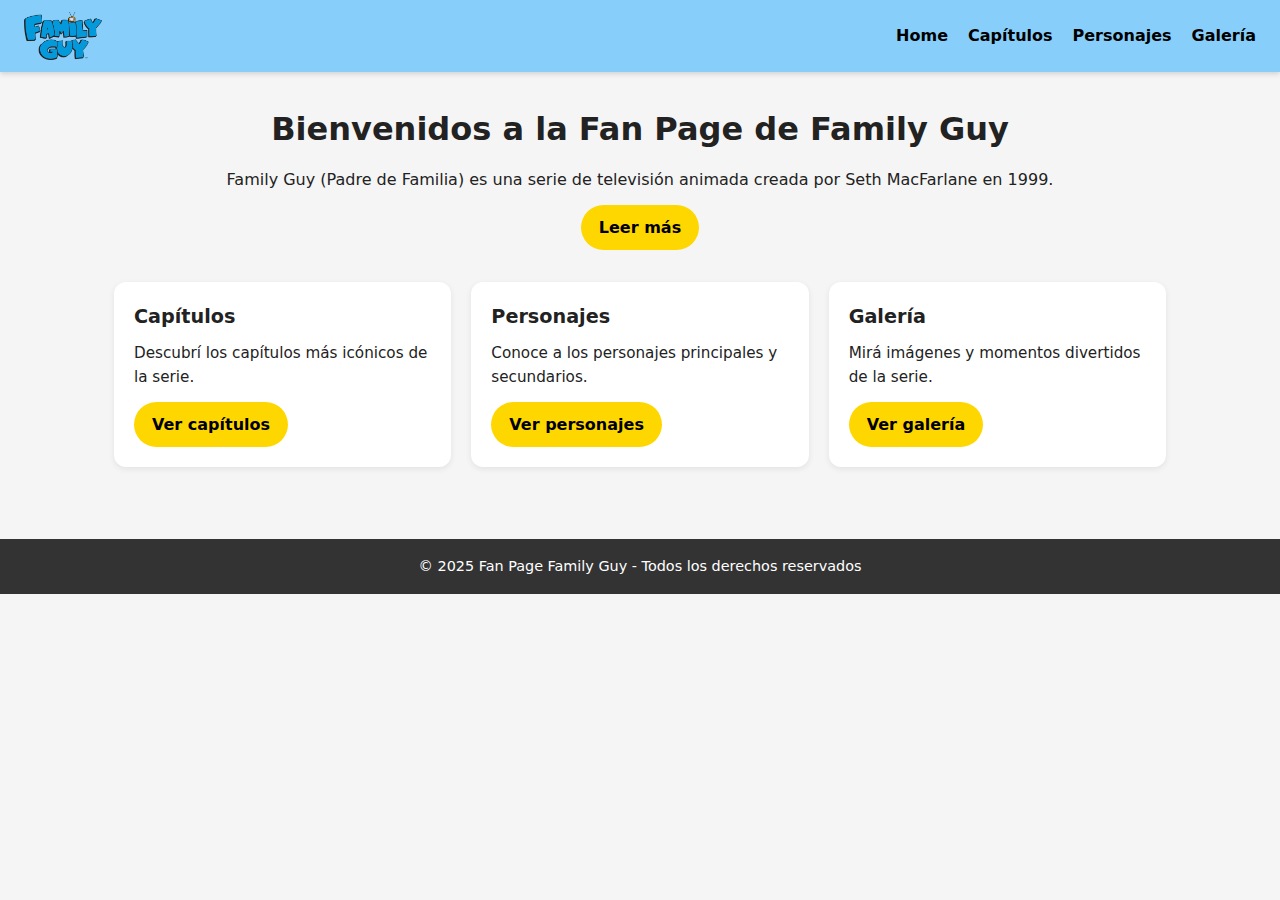
<file: fan-page/index.html>
<!DOCTYPE html>
<html lang="es">
<head>
    <meta charset="UTF-8">
    <meta name="viewport" content="width=device-width, initial-scale=1.0">
    <title>Fan Page Family Guy</title>
    <link rel="stylesheet" href="CSS/estilosprincipal.css">
</head>
<body>
    <!-- Menú de navegación fijo arriba -->
    <header class="menu">
        <div class="logo">
            <img src="IMG/logoFGT.png" alt="Family Guy Logo">
        </div>
        <nav>
            <ul class="nav-links">
                <li><a href="index.html">Home</a></li>
                <li><a href="Capitulos.html">Capítulos</a></li>
                <li><a href="Personajes.html">Personajes</a></li>
                <li><a href="Galeria.html">Galería</a></li>
            </ul>
        </nav>
    </header>

    <!-- Contenido principal -->
    <main class="contenido">
        <section class="intro">
            <h1>Bienvenidos a la Fan Page de Family Guy</h1>
            <p>
                Family Guy (Padre de Familia) es una serie de televisión animada creada por Seth MacFarlane en 1999.
            </p>
            <a href="https://es.wikipedia.org/wiki/Padre_de_familia" target="_blank" class="btn">Leer más</a>
        </section>

        <!-- Ejemplo de flexbox para organizar secciones -->
        <section class="secciones">
            <div class="bloque">
                <h2>Capítulos</h2>
                <p>Descubrí los capítulos más icónicos de la serie.</p>
                <a href="Capitulos.html" class="btn">Ver capítulos</a>
            </div>
            <div class="bloque">
                <h2>Personajes</h2>
                <p>Conoce a los personajes principales y secundarios.</p>
                <a href="Personajes.html" class="btn">Ver personajes</a>
            </div>
            <div class="bloque">
                <h2>Galería</h2>
                <p>Mirá imágenes y momentos divertidos de la serie.</p>
                <a href="Galeria.html" class="btn">Ver galería</a>
            </div>
        </section>
    </main>

    <!-- Footer -->
    <footer class="footer">
        <p>© 2025 Fan Page Family Guy - Todos los derechos reservados</p>
    </footer>
</body>
</html>
</file>
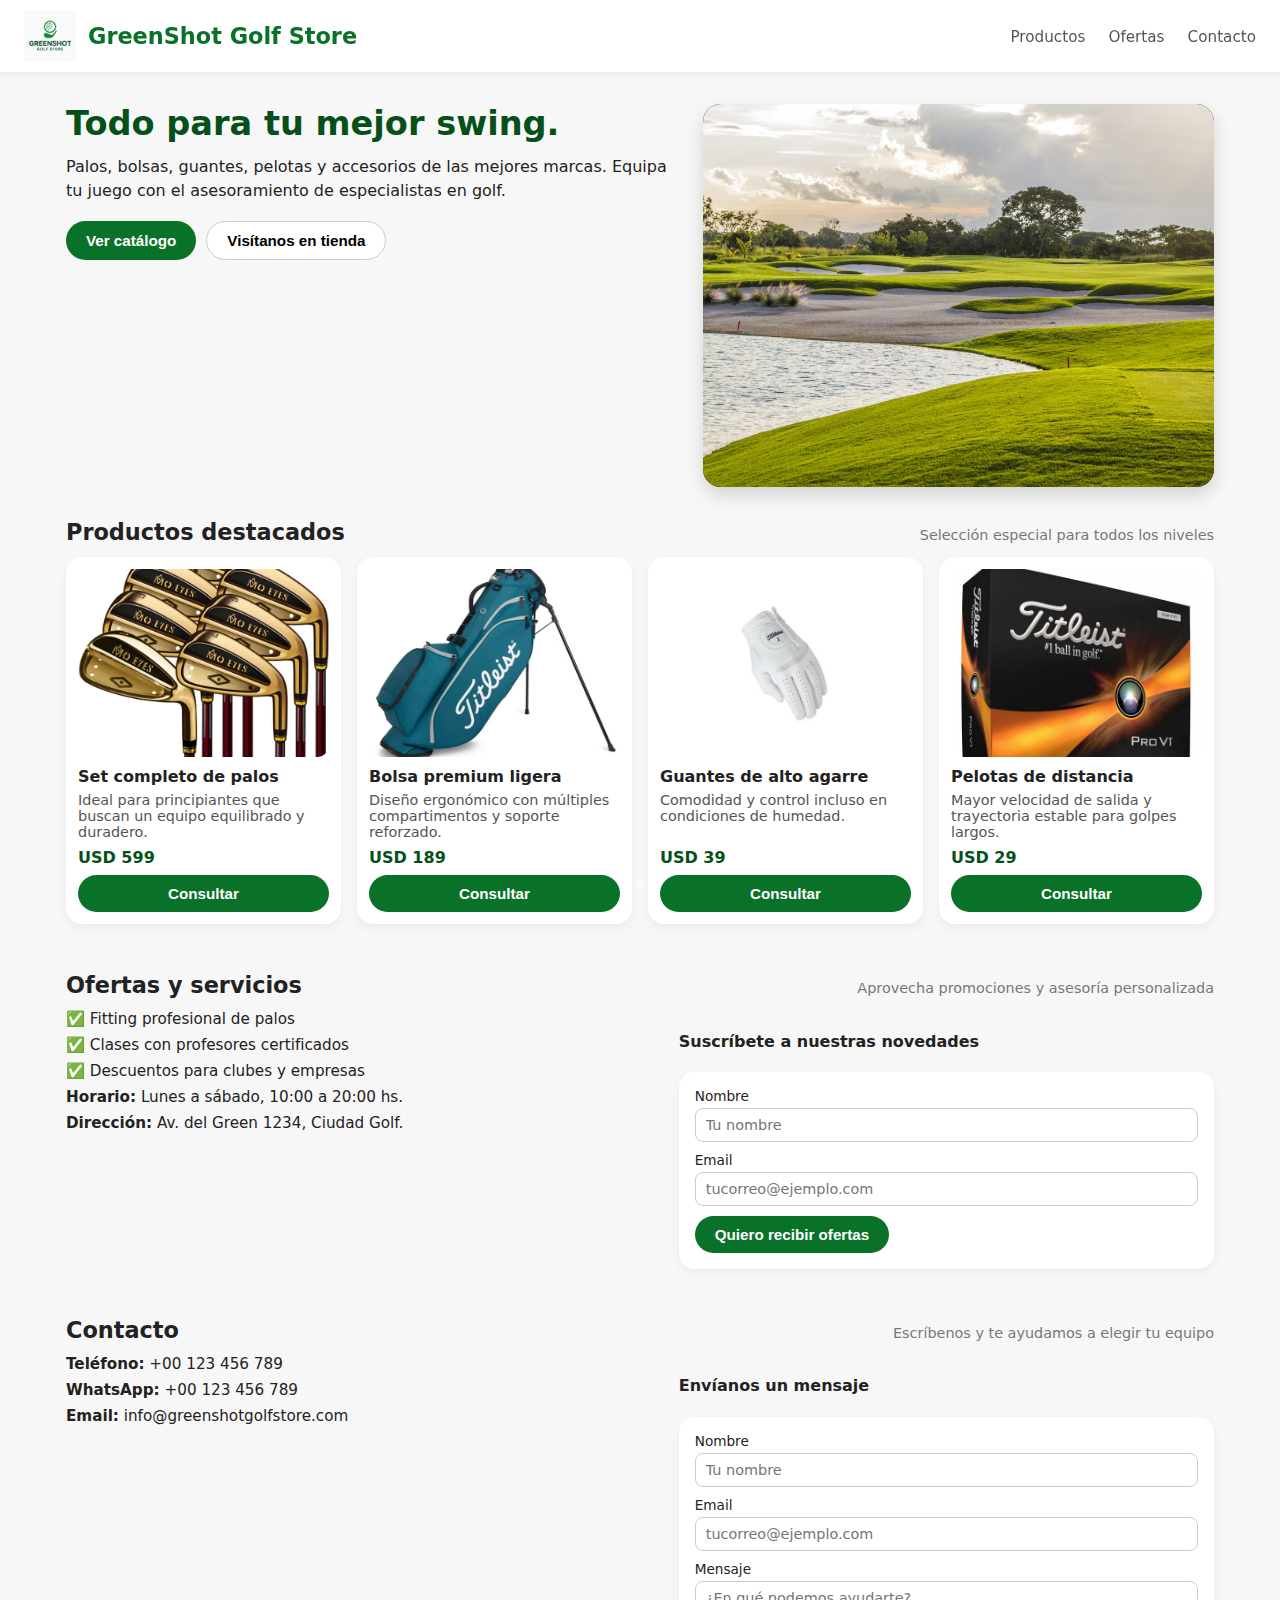
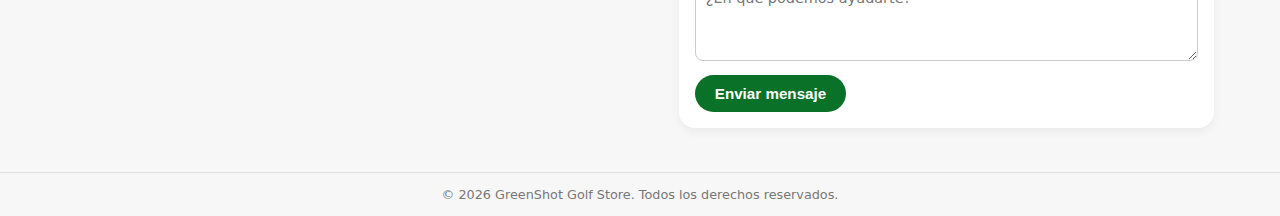
<file: local-comercial/index.html>
<!DOCTYPE html>
<html lang="es">
<head>
  <meta charset="UTF-8" />
  <meta name="viewport" content="width=device-width, initial-scale=1.0" />
  <title>GreenShot Golf Store</title>
  <style>
    :root {
      --primary: #0a7129;
      --primary-dark: #055019;
      --bg: #f7f7f7;
      --text: #222;
    }
    * {
      box-sizing: border-box;
    }
    body {
      margin: 0;
      font-family: system-ui, -apple-system, BlinkMacSystemFont, "Segoe UI", sans-serif;
      background: var(--bg);
      color: var(--text);
    }
    header {
      background: #ffffff;
      display: flex;
      align-items: center;
      justify-content: space-between;
      padding: 10px 24px;
      box-shadow: 0 2px 6px rgba(0,0,0,0.06);
      position: sticky;
      top: 0;
      z-index: 50;
    }
    .logo-wrap {
      display: flex;
      align-items: center;
      gap: 12px;
    }
    header img.logo {
      height: 52px;
    }
    header h1 {
      font-size: 1.4rem;
      color: var(--primary);
      margin: 0;
    }
    nav a {
      margin-left: 18px;
      text-decoration: none;
      color: #555;
      font-size: 0.95rem;
      font-weight: 500;
    }
    nav a:hover {
      color: var(--primary);
    }

    .hero {
      display: grid;
      grid-template-columns: minmax(0,1.2fr) minmax(0,1fr);
      gap: 24px;
      padding: 32px 16px 16px;
      max-width: 1180px;
      margin: 0 auto;
    }
    .hero-text h2 {
      font-size: 2.1rem;
      margin-top: 0;
      margin-bottom: 12px;
      color: var(--primary-dark);
    }
    .hero-text p {
      margin-top: 0;
      margin-bottom: 18px;
      line-height: 1.5;
    }
    .hero-cta {
      display: flex;
      flex-wrap: wrap;
      gap: 10px;
    }
    .btn {
      border-radius: 999px;
      padding: 10px 20px;
      border: none;
      font-weight: 600;
      cursor: pointer;
      font-size: 0.95rem;
    }
    .btn-primary {
      background: var(--primary);
      color: white;
    }
    .btn-primary:hover {
      background: var(--primary-dark);
    }
    .btn-outline {
      background: white;
      border: 1px solid #ccc;
    }
    .btn-outline:hover {
      border-color: var(--primary);
      color: var(--primary);
    }

    .carousel {
      width: 100%;
      border-radius: 18px;
      overflow: hidden;
      position: relative;
      box-shadow: 0 8px 18px rgba(0,0,0,0.15);
      background: #000;
      aspect-ratio: 4/3;
    }
    .carousel img {
      width: 100%;
      height: 100%;
      object-fit: cover;
      position: absolute;
      inset: 0;
      opacity: 0;
      transition: opacity 0.5s ease-in-out;
    }
    .carousel img.active {
      opacity: 1;
    }
    .carousel-controls {
      position: absolute;
      inset-inline: 0;
      bottom: 10px;
      display: flex;
      justify-content: center;
      gap: 6px;
    }
    .dot {
      width: 9px;
      height: 9px;
      border-radius: 999px;
      background: rgba(255,255,255,0.5);
      border: none;
      padding: 0;
      cursor: pointer;
    }
    .dot.active {
      background: white;
    }

    .section {
      max-width: 1180px;
      margin: 16px auto 0;
      padding: 0 16px 32px;
    }
    .section-header {
      display: flex;
      justify-content: space-between;
      align-items: baseline;
      margin-bottom: 12px;
    }
    .section-header h3 {
      margin: 0;
      font-size: 1.4rem;
    }
    .section-header span {
      font-size: 0.9rem;
      color: #777;
    }

    .products-grid {
      display: grid;
      grid-template-columns: repeat(4,minmax(0,1fr));
      gap: 16px;
    }
    .card {
      background: white;
      border-radius: 16px;
      padding: 12px;
      box-shadow: 0 4px 10px rgba(0,0,0,0.05);
      display: flex;
      flex-direction: column;
      height: 100%;
    }
    .card img {
      width: 100%;
      border-radius: 12px;
      object-fit: cover;
      aspect-ratio: 4/3;
      margin-bottom: 10px;
    }
    .card h4 {
      margin: 0 0 6px;
      font-size: 1rem;
    }
    .card p {
      margin: 0 0 8px;
      font-size: 0.9rem;
      color: #555;
      flex: 1;
    }
    .price {
      font-weight: 700;
      color: var(--primary-dark);
      margin-bottom: 8px;
    }

    .contact {
      display: grid;
      grid-template-columns: minmax(0,1.1fr) minmax(0,1fr);
      gap: 24px;
      align-items: flex-start;
    }
    .contact-info p {
      margin-top: 0;
      margin-bottom: 8px;
      font-size: 0.95rem;
    }
    form {
      background: white;
      padding: 16px;
      border-radius: 16px;
      box-shadow: 0 4px 10px rgba(0,0,0,0.05);
    }
    form label {
      display: block;
      font-size: 0.85rem;
      margin-bottom: 4px;
    }
    form input,
    form textarea {
      width: 100%;
      padding: 8px 10px;
      border-radius: 8px;
      border: 1px solid #ccc;
      font-family: inherit;
      font-size: 0.9rem;
      margin-bottom: 10px;
    }
    form textarea {
      min-height: 80px;
      resize: vertical;
    }

    footer {
      border-top: 1px solid #e0e0e0;
      padding: 14px 16px;
      font-size: 0.8rem;
      text-align: center;
      color: #777;
      margin-top: 12px;
    }

    @media (max-width: 900px) {
      .hero {
        grid-template-columns: minmax(0,1fr);
      }
      .hero {
        padding-top: 18px;
      }
      .products-grid {
        grid-template-columns: repeat(2,minmax(0,1fr));
      }
      .contact {
        grid-template-columns: minmax(0,1fr);
      }
    }
    @media (max-width: 600px) {
      header {
        flex-wrap: wrap;
        gap: 8px;
      }
      header img.logo {
        height: 42px;
      }
      header h1 {
        font-size: 1.1rem;
      }
      nav {
        width: 100%;
        display: flex;
        justify-content: flex-start;
        overflow-x: auto;
      }
      nav a {
        margin: 0 12px 6px 0;
      }
      .hero-text h2 {
        font-size: 1.6rem;
      }
      .products-grid {
        grid-template-columns: minmax(0,1fr);
      }
    }
  </style>
</head>
<body>
  <header>
    <div class="logo-wrap">
      <img src="assets/logo.png" alt="GreenShot Golf Store" class="logo" />
      <h1>GreenShot Golf Store</h1>
    </div>
    <nav>
      <a href="#productos">Productos</a>
      <a href="#ofertas">Ofertas</a>
      <a href="#contacto">Contacto</a>
    </nav>
  </header>

  <main>
    <section class="hero">
      <div class="hero-text">
        <h2>Todo para tu mejor swing.</h2>
        <p>
          Palos, bolsas, guantes, pelotas y accesorios de las mejores marcas.
          Equipa tu juego con el asesoramiento de especialistas en golf.
        </p>
        <div class="hero-cta">
          <button class="btn btn-primary">Ver catálogo</button>
          <button class="btn btn-outline">Visítanos en tienda</button>
        </div>
      </div>
      <div class="hero-media">
        <div class="carousel" id="carousel">
          <img src="assets/hero1.jpg" alt="Golf en el green" class="active" />
          <img src="assets/hero2.jpg" alt="Palos de golf" />
          <img src="assets/hero3.jpg" alt="Campo de golf al atardecer" />
        </div>
        <div class="carousel-controls" id="carousel-dots"></div>
      </div>
    </section>

    <section class="section" id="productos">
      <div class="section-header">
        <h3>Productos destacados</h3>
        <span>Selección especial para todos los niveles</span>
      </div>
      <div class="products-grid">
        <article class="card">
          <img src="assets/palos.jpg" alt="Set de palos de golf" />
          <h4>Set completo de palos</h4>
          <p>Ideal para principiantes que buscan un equipo equilibrado y duradero.</p>
          <div class="price">USD 599</div>
          <button class="btn btn-primary">Consultar</button>
        </article>
        <article class="card">
          <img src="assets/bolsa.jpg" alt="Bolsa de golf" />
          <h4>Bolsa premium ligera</h4>
          <p>Diseño ergonómico con múltiples compartimentos y soporte reforzado.</p>
          <div class="price">USD 189</div>
          <button class="btn btn-primary">Consultar</button>
        </article>
        <article class="card">
          <img src="assets/guante.jpg" alt="Guantes de golf" />
          <h4>Guantes de alto agarre</h4>
          <p>Comodidad y control incluso en condiciones de humedad.</p>
          <div class="price">USD 39</div>
          <button class="btn btn-primary">Consultar</button>
        </article>
        <article class="card">
          <img src="assets/pelotas.jpg" alt="Pelotas de golf" />
          <h4>Pelotas de distancia</h4>
          <p>Mayor velocidad de salida y trayectoria estable para golpes largos.</p>
          <div class="price">USD 29</div>
          <button class="btn btn-primary">Consultar</button>
        </article>
      </div>
    </section>

    <section class="section" id="ofertas">
      <div class="section-header">
        <h3>Ofertas y servicios</h3>
        <span>Aprovecha promociones y asesoría personalizada</span>
      </div>
      <div class="contact">
        <div class="contact-info">
          <p>✅ Fitting profesional de palos</p>
          <p>✅ Clases con profesores certificados</p>
          <p>✅ Descuentos para clubes y empresas</p>
          <p><strong>Horario:</strong> Lunes a sábado, 10:00 a 20:00 hs.</p>
          <p><strong>Dirección:</strong> Av. del Green 1234, Ciudad Golf.</p>
        </div>
        <div>
          <h4>Suscríbete a nuestras novedades</h4>
          <form>
            <label for="nombre">Nombre</label>
            <input id="nombre" type="text" placeholder="Tu nombre" />
            <label for="email">Email</label>
            <input id="email" type="email" placeholder="tucorreo@ejemplo.com" />
            <button type="submit" class="btn btn-primary">Quiero recibir ofertas</button>
          </form>
        </div>
      </div>
    </section>

    <section class="section" id="contacto">
      <div class="section-header">
        <h3>Contacto</h3>
        <span>Escríbenos y te ayudamos a elegir tu equipo</span>
      </div>
      <div class="contact">
        <div class="contact-info">
          <p><strong>Teléfono:</strong> +00 123 456 789</p>
          <p><strong>WhatsApp:</strong> +00 123 456 789</p>
          <p><strong>Email:</strong> info@greenshotgolfstore.com</p>
        </div>
        <div>
          <h4>Envíanos un mensaje</h4>
          <form>
            <label for="mensaje-nombre">Nombre</label>
            <input id="mensaje-nombre" type="text" placeholder="Tu nombre" />
            <label for="mensaje-email">Email</label>
            <input id="mensaje-email" type="email" placeholder="tucorreo@ejemplo.com" />
            <label for="mensaje-texto">Mensaje</label>
            <textarea id="mensaje-texto" placeholder="¿En qué podemos ayudarte?"></textarea>
            <button type="submit" class="btn btn-primary">Enviar mensaje</button>
          </form>
        </div>
      </div>
    </section>
  </main>

  <footer>
    © <span id="year"></span> GreenShot Golf Store. Todos los derechos reservados.
  </footer>

  <script>
    // Carousel
    const carousel = document.getElementById("carousel");
    const slides = carousel.querySelectorAll("img");
    const dotsContainer = document.getElementById("carousel-dots");
    let current = 0;
    let intervalId;

    slides.forEach((_, index) => {
      const dot = document.createElement("button");
      dot.className = "dot" + (index === 0 ? " active" : "");
      dot.setAttribute("aria-label", "Ir a la imagen " + (index + 1));
      dot.addEventListener("click", () => {
        goToSlide(index);
        restartInterval();
      });
      dotsContainer.appendChild(dot);
    });

    const dots = dotsContainer.querySelectorAll(".dot");

    function goToSlide(index) {
      slides[current].classList.remove("active");
      dots[current].classList.remove("active");
      current = index;
      slides[current].classList.add("active");
      dots[current].classList.add("active");
    }

    function nextSlide() {
      const next = (current + 1) % slides.length;
      goToSlide(next);
    }

    function startInterval() {
      intervalId = setInterval(nextSlide, 4000);
    }
    function restartInterval() {
      clearInterval(intervalId);
      startInterval();
    }
    startInterval();

    // Año dinámico
    document.getElementById("year").textContent = new Date().getFullYear();

    // Evitar envío real de formularios
    document.querySelectorAll("form").forEach(form => {
      form.addEventListener("submit", (e) => {
        e.preventDefault();
        alert("Gracias, hemos recibido tu consulta.");
      });
    });
  </script>
</body>
</html>
</file>
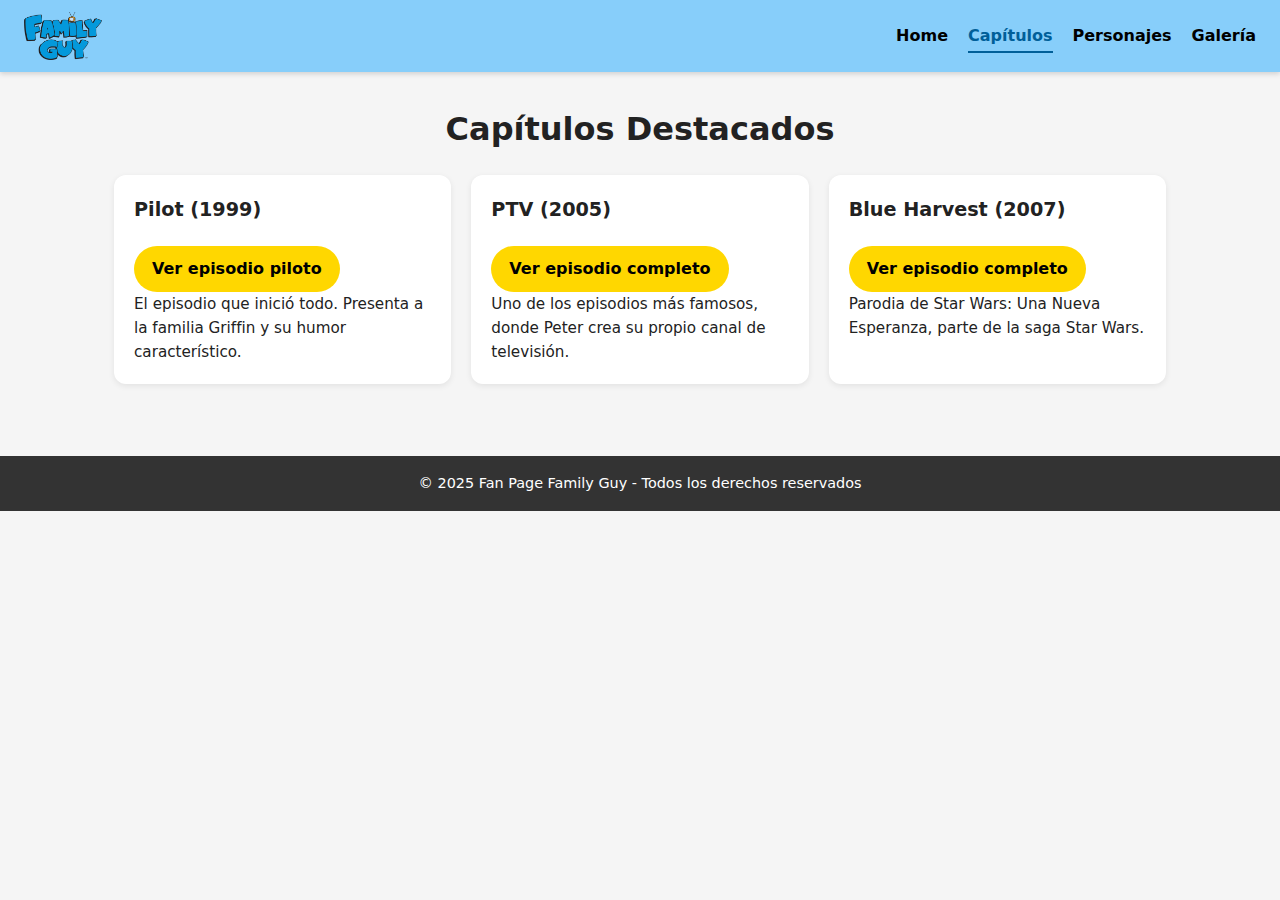
<file: fan-page/Capitulos.html>
<!DOCTYPE html>
<html lang="es">
<head>
    <meta charset="UTF-8">
    <meta name="viewport" content="width=device-width, initial-scale=1.0">
    <title>Capítulos - Family Guy</title>
    <link rel="stylesheet" href="CSS/estilosprincipal.css">
</head>
<body>
    <!-- Menú -->
    <header class="menu">
        <div class="logo">
            <img src="IMG/logoFGT.png" alt="Family Guy Logo">
        </div>
        <nav>
            <ul class="nav-links">
                <li><a href="index.html">Home</a></li>
                <li><a href="Capitulos.html" class="active">Capítulos</a></li>
                <li><a href="Personajes.html">Personajes</a></li>
                <li><a href="Galeria.html">Galería</a></li>
            </ul>
        </nav>
    </header>

    <!-- Contenido -->
    <main class="contenido">
        <h1>Capítulos Destacados</h1>
        <div class="secciones">
            <div class="bloque">
                <h2>Pilot (1999)</h2>
                <a href="https://www.youtube.com/watch?v=s-DJghQ3u-k" target="_blank" class="btn">Ver episodio piloto</a>
                <p>El episodio que inició todo. Presenta a la familia Griffin y su humor característico.</p>
            </div>
            <div class="bloque">
                <h2>PTV (2005)</h2>
                <!-- Clip oficial TBS -->
<a href="https://www.youtube.com/watch?v=UWo5AqUaEFg" target="_blank" class="btn">Ver episodio completo</a>
                <p>Uno de los episodios más famosos, donde Peter crea su propio canal de televisión.</p>
            </div>
            <div class="bloque">
                <h2>Blue Harvest (2007)</h2>
  <a href="https://www.youtube.com/watch?v=SBm1qz6YyxU" target="_blank" class="btn">Ver episodio completo</a>
   <p>Parodia de Star Wars: Una Nueva Esperanza, parte de la saga Star Wars.</p>
</div>
            </div>
        </div>
    </main>

    <!-- Footer -->
    <footer class="footer">
        <p>© 2025 Fan Page Family Guy - Todos los derechos reservados</p>
    </footer>
</body>
</html>
</file>
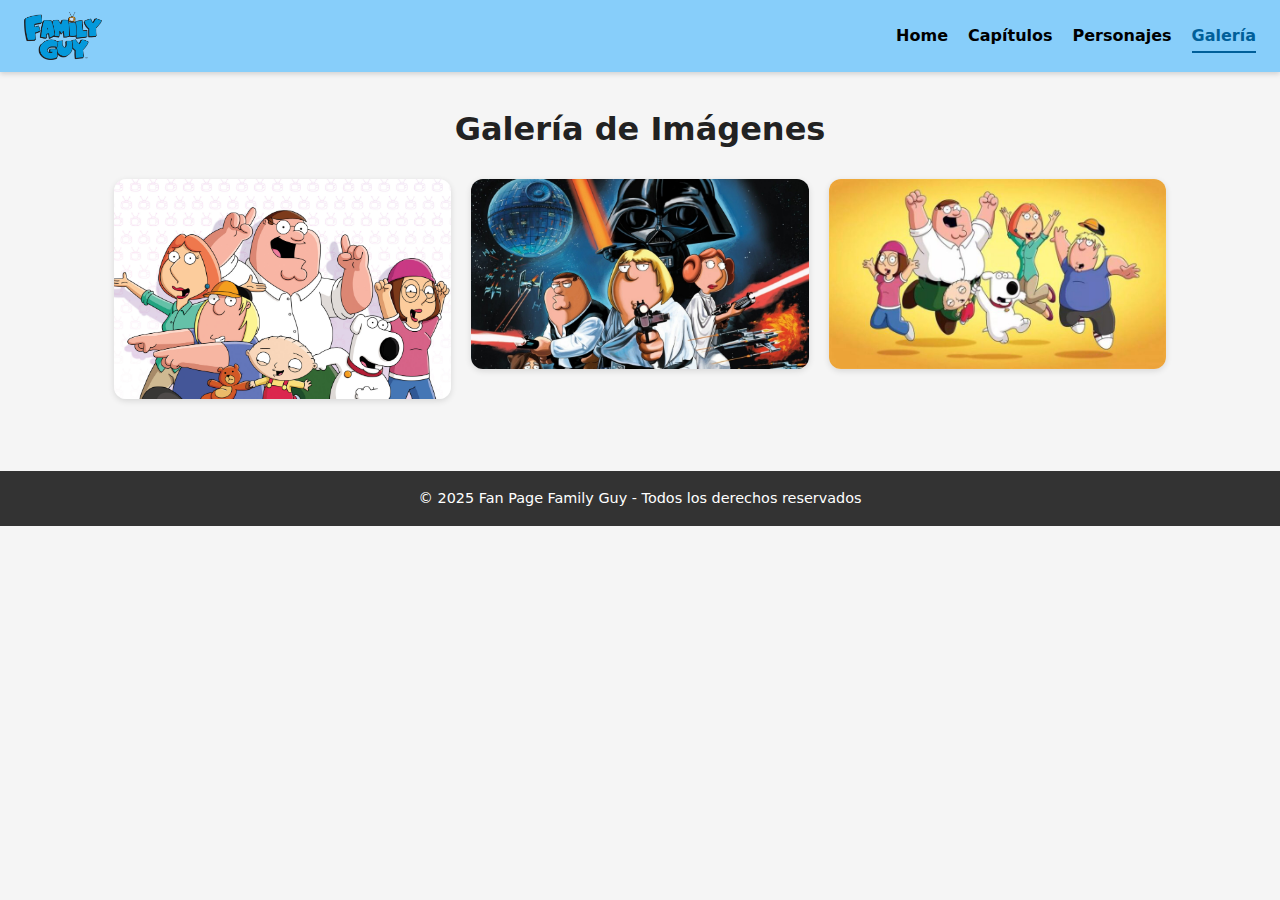
<file: fan-page/Galeria.html>
<!DOCTYPE html>
<html lang="es">
<head>
    <meta charset="UTF-8">
    <meta name="viewport" content="width=device-width, initial-scale=1.0">
    <title>Galería - Family Guy</title>
    <link rel="stylesheet" href="CSS/estilosprincipal.css">
</head>
<body>
    <!-- Menú -->
    <header class="menu">
        <div class="logo">
            <img src="IMG/logoFGT.png" alt="Family Guy Logo">
        </div>
        <nav>
            <ul class="nav-links">
                <li><a href="index.html">Home</a></li>
                <li><a href="Capitulos.html">Capítulos</a></li>
                <li><a href="Personajes.html">Personajes</a></li>
                <li><a href="Galeria.html" class="active">Galería</a></li>
            </ul>
        </nav>
    </header>

    <!-- Contenido -->
    <main class="contenido">
        <h1>Galería de Imágenes</h1>
        <div class="galeria">
            <img src="IMG/familyguy30-2048x1333.jpg" alt="Imagen 1">
            <img src="IMG/Family Guy Star Wars.jpg" alt="Imagen 2">
            <img src="IMG/Family-Guy-2-768x432.jpg" alt="Imagen 3">
        </div>
    </main>

    <!-- Footer -->
    <footer class="footer">
        <p>© 2025 Fan Page Family Guy - Todos los derechos reservados</p>
    </footer>
</body>
</html>
</file>
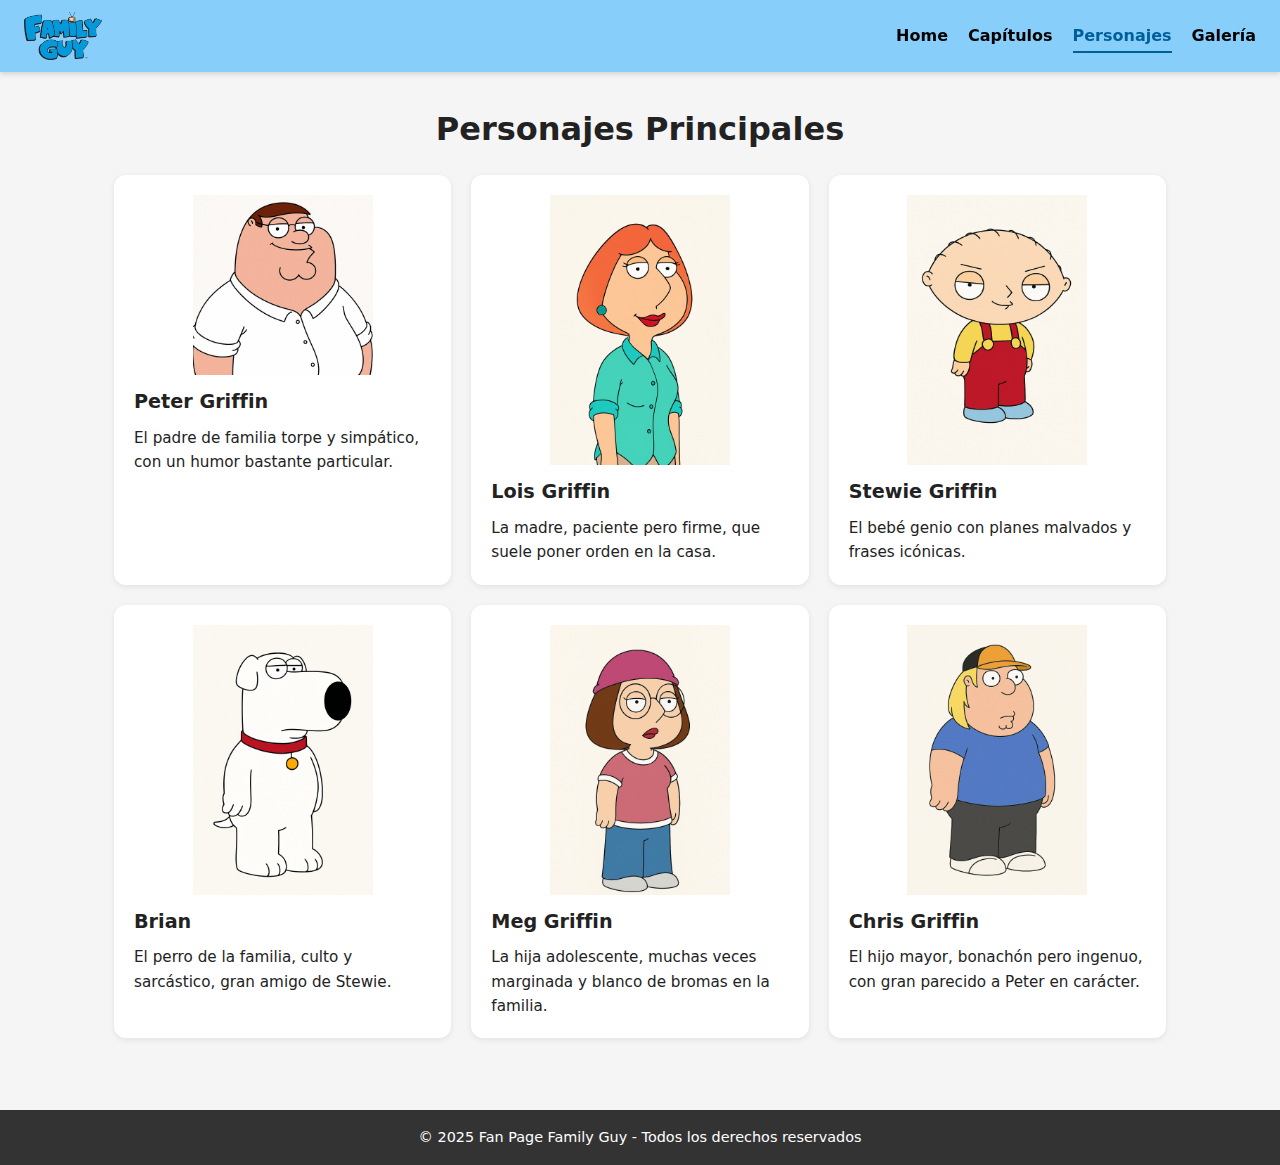
<file: fan-page/Personajes.html>
<!DOCTYPE html>
<html lang="es">
<head>
    <meta charset="UTF-8">
    <meta name="viewport" content="width=device-width, initial-scale=1.0">
    <title>Personajes - Family Guy</title>
    <link rel="stylesheet" href="CSS/estilosprincipal.css">
</head>
<body>
    <!-- Menú -->
    <header class="menu">
        <div class="logo">
            <img src="IMG/logoFGT.png" alt="Family Guy Logo">
        </div>
        <nav>
            <ul class="nav-links">
                <li><a href="index.html">Home</a></li>
                <li><a href="Capitulos.html">Capítulos</a></li>
                <li><a href="Personajes.html" class="active">Personajes</a></li>
                <li><a href="Galeria.html">Galería</a></li>
            </ul>
        </nav>
    </header>

    <!-- Contenido -->
   <main class="contenido">
    <h1>Personajes Principales</h1>
    <div class="secciones">
        <div class="bloque">
            <img src="IMG/PeterFG.png" alt="Peter">
            <h2>Peter Griffin</h2>
            <p>El padre de familia torpe y simpático, con un humor bastante particular.</p>
        </div>
        <div class="bloque">
            <img src="IMG/LoisFG.png" alt="Lois">
            <h2>Lois Griffin</h2>
            <p>La madre, paciente pero firme, que suele poner orden en la casa.</p>
        </div>
        <div class="bloque">
            <img src="IMG/StewieFG.png" alt="Stewie">
            <h2>Stewie Griffin</h2>
            <p>El bebé genio con planes malvados y frases icónicas.</p>
        </div>
        <div class="bloque">
            <img src="IMG/BrianFG.png" alt="Brian">
            <h2>Brian</h2>
            <p>El perro de la familia, culto y sarcástico, gran amigo de Stewie.</p>
        </div>
        <div class="bloque">
            <img src="IMG/MegFG.png" alt="Meg">
            <h2>Meg Griffin</h2>
            <p>La hija adolescente, muchas veces marginada y blanco de bromas en la familia.</p>
        </div>
        <div class="bloque">
            <img src="IMG/ChrisFG.png" alt="Chris">
            <h2>Chris Griffin</h2>
            <p>El hijo mayor, bonachón pero ingenuo, con gran parecido a Peter en carácter.</p>
        </div>
    </div>
</main>

    <!-- Footer -->
    <footer class="footer">
        <p>© 2025 Fan Page Family Guy - Todos los derechos reservados</p>
    </footer>
</body>
</html>
</file>
<file: fan-page/CSS/estilosprincipal.css>
/* Reset básico */
* {
    margin: 0;
    padding: 0;
    box-sizing: border-box;
}

body {
    font-family: system-ui, -apple-system, BlinkMacSystemFont, "Segoe UI", Arial, sans-serif;
    line-height: 1.6;
    background-color: #f5f5f5;
    color: #222;
}

/* Menú fijo con flex */
.menu {
    position: sticky;
    top: 0;
    z-index: 100;
    background: #87CEFA;
    display: flex;
    justify-content: space-between;
    align-items: center;
    padding: 12px 24px;
    box-shadow: 0 2px 5px rgba(0, 0, 0, 0.15);
}

.logo img {
    height: 48px;
    width: auto;
    display: block;
}

.nav-links {
    list-style: none;
    display: flex;
    gap: 20px;
}

.nav-links a {
    text-decoration: none;
    color: black;
    font-weight: 600;
    padding: 6px 0;
    border-bottom: 2px solid transparent;
    transition: color 0.2s, border-color 0.2s;
}

.nav-links a:hover {
    color: #005f99;
    border-color: #005f99;
}

.nav-links a.active {
    color: #005f99;
    border-color: #005f99;
}

/* Contenedor principal */
.contenido {
    max-width: 1100px;
    margin: 0 auto;
    padding: 32px 24px;
    text-align: center;
}

.contenido > h1 {
    font-size: 2rem;
    margin-bottom: 20px;
}

.intro {
    text-align: center;
    margin-bottom: 32px;
}

.intro h1 {
    font-size: 2rem;
    margin-bottom: 12px;
}

.intro p {
    font-size: 1rem;
}

/* Secciones de la home y otras páginas */
.secciones {
    display: flex;
    flex-wrap: wrap;
    gap: 20px;
    justify-content: center;
    margin-top: 20px;
}

.bloque {
    background: white;
    border-radius: 12px;
    padding: 20px;
    flex: 1 1 min(280px, 100%);
    max-width: 340px;
    box-shadow: 0 2px 6px rgba(0, 0, 0, 0.08);
    text-align: left;
}

.bloque h2 {
    margin-bottom: 8px;
    font-size: 1.2rem;
}

.bloque p {
    font-size: 0.95rem;
}

.bloque img {
    width: 100%;
    max-width: 180px;
    height: auto;
    display: block;
    margin: 0 auto 12px;
}

/* Botones */
.btn {
    display: inline-block;
    padding: 10px 18px;
    margin-top: 12px;
    background: #ffd700;
    color: black;
    font-weight: 700;
    text-decoration: none;
    border-radius: 999px;
    border: none;
    cursor: pointer;
    transition: background 0.2s, transform 0.15s, box-shadow 0.15s;
}

.btn:hover {
    background: #f3c500;
    box-shadow: 0 3px 8px rgba(0, 0, 0, 0.15);
    transform: translateY(-1px);
}

/* Galería */
.galeria {
    display: grid;
    grid-template-columns: repeat(auto-fit, minmax(220px, 1fr));
    gap: 20px;
    margin-top: 24px;
}

.galeria img {
    width: 100%;
    max-width: 500px;
    height: auto;
    border-radius: 12px;
    box-shadow: 0 2px 6px rgba(0, 0, 0, 0.12);
}

/* Footer */
.footer {
    background: #333;
    color: white;
    text-align: center;
    padding: 16px 12px;
    margin-top: 40px;
    font-size: 0.9rem;
}

.footer p {
    margin: 0;
}

/* Responsive */
@media (max-width: 768px) {
    .menu {
        flex-direction: column;
        align-items: flex-start;
        gap: 8px;
    }

    .nav-links {
        flex-direction: column;
        width: 100%;
        gap: 10px;
    }

    .nav-links a {
        padding: 6px 0;
    }

    .contenido {
        padding: 24px 16px;
    }

    .intro h1 {
        font-size: 1.6rem;
    }

    .bloque {
        max-width: none;
    }
}

@media (max-width: 480px) {
    .menu {
        padding: 10px 14px;
    }

    .logo img {
        height: 40px;
    }
}
</file>
